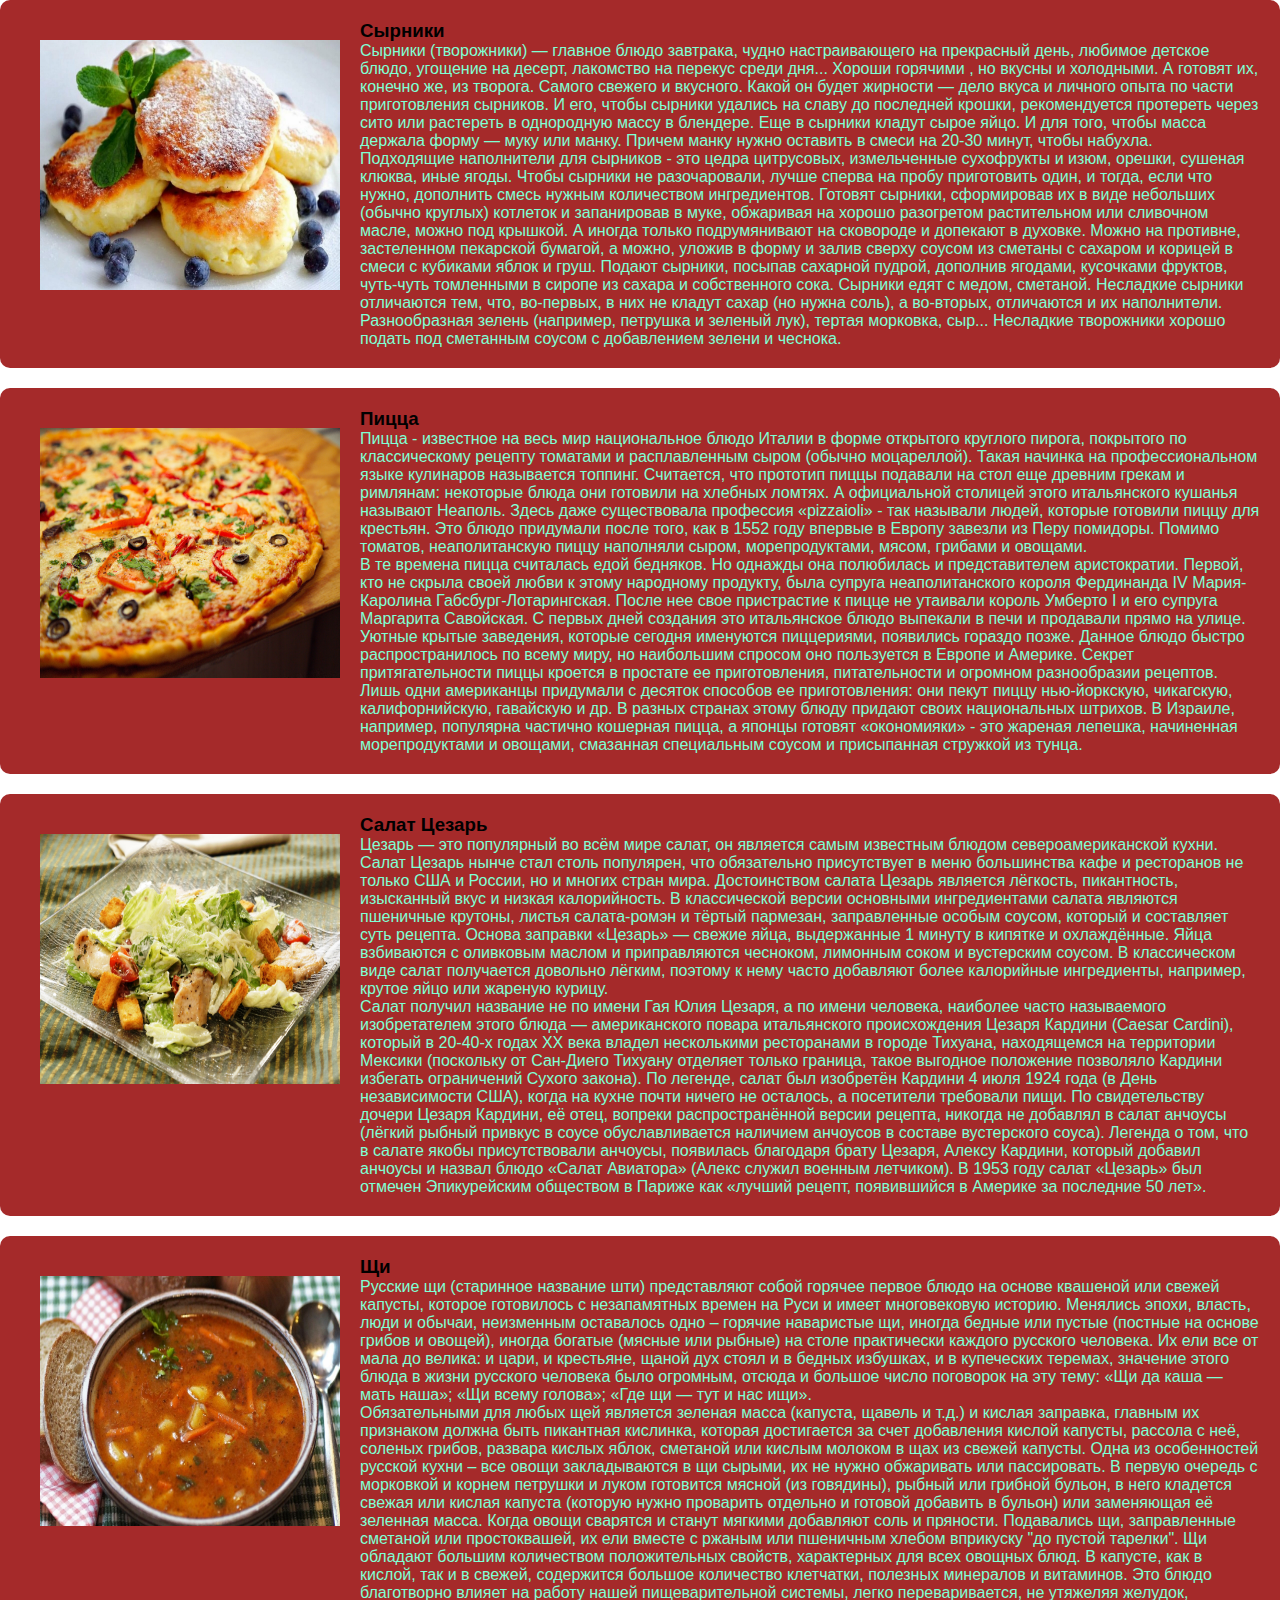
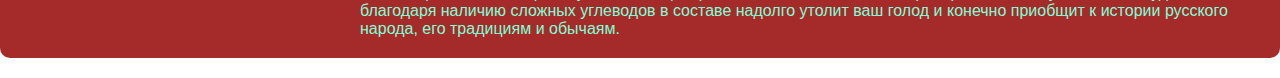
<file: menu.html>
<!DOCTYPE html>
<html lang="en">
<head>
    <meta charset="UTF-8">
    <meta http-equiv="X-UA-Compatible" content="IE=edge">
    <meta name="viewport" content="width=device-width, initial-scale=1.0">
    <title>menu</title>
    <link rel="stylesheet" href="style.css">
</head>
<body>
    <div class="post">
        <img src="./img/9.jpeg" height="250" width="300" alt="Pictirue">
        <div class="info">
            <h3>Сырники</h3>
            <h5 class="post-date">
            </h5>
            <p>
                Сырники (творожники) — главное блюдо завтрака, чудно настраивающего на прекрасный день,
                 любимое детское блюдо, угощение на десерт, лакомство на перекус среди дня... Хороши горячими
                 , но вкусны и холодными.
                А готовят их, конечно же, из творога. Самого свежего и вкусного. Какой он будет жирности — дело вкуса и личного опыта
                 по части приготовления сырников. И его, чтобы сырники удались на славу до последней крошки, рекомендуется протереть
                      через сито или растереть в однородную массу в блендере.
                            Еще в сырники кладут сырое яйцо. И для того, чтобы масса держала форму
                    — муку или манку. Причем манку нужно оставить в смеси на 20-30 минут, чтобы набухла.
            </p>
            <p>

                                Подходящие наполнители для сырников - это цедра цитрусовых, измельченные сухофрукты и изюм,
                         орешки, сушеная клюква, иные ягоды.
                Чтобы сырники не разочаровали, лучше сперва на пробу приготовить один, и тогда, если что нужно,
                                                     дополнить смесь нужным количеством ингредиентов.
                                                    Готовят сырники, сформировав их в виде небольших (обычно круглых) котлеток и запанировав в муке,
                 обжаривая на хорошо разогретом растительном или сливочном масле, можно под крышкой. А иногда только
                  подрумянивают на сковороде и допекают в духовке.
                Можно на противне, застеленном пекарской бумагой, а можно, уложив в форму и залив сверху соусом из сметаны
                 с сахаром и корицей в смеси с кубиками яблок и груш.
                     Подают сырники, посыпав сахарной пудрой, дополнив ягодами, кусочками фруктов, чуть-чуть томленными в сиропе
                 из сахара и собственного сока. Сырники едят с медом, сметаной.
                Несладкие сырники отличаются тем, что, во-первых, в них не кладут сахар (но нужна соль), а во-вторых,
                    отличаются и их наполнители. Разнообразная зелень (например, петрушка и зеленый лук), тертая морковка, сыр... Несладкие творожники хорошо подать под сметанным соусом с добавлением зелени и чеснока.
            </p>
        </div>
    </div>    
    <div class="post">
        <img src="./img/11.jpeg" height="250" width="300" alt="Pictirue">
        <div class="info">
            <h3>Пицца</h3>
            <p>
            Пицца - известное на весь мир национальное блюдо Италии в форме открытого круглого пирога, покрытого по классическому
             рецепту томатами и расплавленным сыром (обычно моцареллой). Такая начинка на профессиональном языке кулинаров называется топпинг.

            Считается, что прототип пиццы подавали на стол еще древним грекам и римлянам: некоторые блюда они готовили на хлебных ломтях. А официальной столицей
             этого итальянского кушанья называют Неаполь. Здесь даже существовала профессия «pizzaioli» - так называли людей, которые готовили пиццу для крестьян.
            Это блюдо придумали после того, как в 1552 году впервые в Европу завезли из Перу помидоры. Помимо томатов, неаполитанскую пиццу наполняли сыром,
            морепродуктами, мясом, грибами и овощами.
            </p>
            <p>

            В те времена пицца считалась едой бедняков. Но однажды она полюбилась и представителем аристократии. Первой, кто не скрыла своей любви к этому народному
            продукту, была супруга неаполитанского короля Фердинанда IV Мария-Каролина Габсбург-Лотарингская. После нее свое пристрастие к пицце не утаивали король
             Умберто I и его супруга Маргарита Савойская.

            С первых дней создания это итальянское блюдо выпекали в печи и продавали прямо на улице. Уютные крытые заведения, которые сегодня именуются пиццериями,
            появились гораздо позже.

            Данное блюдо быстро распространилось по всему миру, но наибольшим спросом оно пользуется в Европе и Америке. Секрет притягательности пиццы кроется в
            простате ее приготовления, питательности и огромном разнообразии рецептов. Лишь одни американцы придумали с десяток способов ее приготовления:
             они пекут пиццу нью-йоркскую, чикагскую, калифорнийскую, гавайскую и др. В разных странах этому блюду придают своих национальных штрихов.
            В Израиле, например, популярна частично кошерная пицца, а японцы готовят «окономияки» - это жареная лепешка, начиненная морепродуктами и овощами,
            смазанная специальным соусом и присыпанная стружкой из тунца.
            </p>
        </div>
    </div>

    <div class="post">
        <img src="./img/10.jpg" height="250" width="300" alt="Pictirue">
        <div class="info">
            <h3>Салат Цезарь</h3>
            <p>
                Цезарь — это популярный во всём мире салат, он является самым известным блюдом североамериканской кухни.
                Салат Цезарь нынче стал столь популярен, что обязательно присутствует в меню большинства кафе и ресторанов не только США и России, но и многих стран мира.
                Достоинством салата Цезарь является лёгкость, пикантность, изысканный вкус и низкая калорийность.

                В классической версии основными ингредиентами салата являются пшеничные крутоны, листья салата-ромэн и тёртый пармезан, заправленные особым соусом, который и составляет суть рецепта.

                Основа заправки «Цезарь» — свежие яйца, выдержанные 1 минуту в кипятке и охлаждённые. Яйца взбиваются с оливковым маслом и приправляются чесноком, лимонным соком и вустерским соусом.

                В классическом виде салат получается довольно лёгким, поэтому к нему часто добавляют более калорийные ингредиенты, например, крутое яйцо или жареную курицу.

            </p>
            <p>
                Салат получил название не по имени Гая Юлия Цезаря, а по имени человека, наиболее часто называемого изобретателем этого блюда — американского повара итальянского происхождения Цезаря Кардини (Caesar Cardini), который в 20-40-х годах XX века владел несколькими ресторанами в городе Тихуана, находящемся на территории Мексики (поскольку от Сан-Диего Тихуану отделяет только граница, такое выгодное положение позволяло Кардини избегать ограничений Сухого закона).

                По легенде, салат был изобретён Кардини 4 июля 1924 года (в День независимости США), когда на кухне почти ничего не осталось, а посетители требовали пищи.

                По свидетельству дочери Цезаря Кардини, её отец, вопреки распространённой версии рецепта, никогда не добавлял в салат анчоусы (лёгкий рыбный привкус в соусе обуславливается наличием анчоусов в составе вустерского соуса).

                Легенда о том, что в салате якобы присутствовали анчоусы, появилась благодаря брату Цезаря, Алексу Кардини, который добавил анчоусы и назвал блюдо «Салат Авиатора» (Алекс служил военным летчиком).

                В 1953 году салат «Цезарь» был отмечен Эпикурейским обществом в Париже как «лучший рецепт, появившийся в Америке за последние 50 лет».
            </p>
        </div>
    </div>

    <div class="post">
        <img src="./img/8.jpg" height="250" width="300" alt="Pictirue">
        <div class="info">
            <h3>Щи</h3>
            <p>
                Русские щи (старинное название шти) представляют собой горячее первое блюдо на основе квашеной или свежей капусты, которое готовилось с незапамятных времен на Руси и имеет многовековую историю. Менялись эпохи, власть, люди и обычаи, неизменным оставалось одно – горячие наваристые щи, иногда бедные или пустые (постные на основе грибов и овощей), иногда богатые (мясные или рыбные) на столе практически каждого русского человека. Их ели все от мала до велика: и цари, и крестьяне, щаной дух стоял и в бедных избушках, и в купеческих теремах, значение этого блюда в жизни русского человека было огромным, отсюда и большое число поговорок на эту тему:

                «Щи да каша — мать наша»;
                «Щи всему голова»;
                «Где щи — тут и нас ищи».

            </p>
            <p>
                Обязательными для любых щей является зеленая масса (капуста, щавель и т.д.) и кислая заправка, главным их признаком должна быть пикантная кислинка, которая достигается за счет добавления кислой капусты, рассола с неё, соленых грибов, развара кислых яблок, сметаной или кислым молоком в щах из свежей капусты. Одна из особенностей русской кухни – все овощи закладываются в щи сырыми, их не нужно обжаривать или пассировать.

                В первую очередь с морковкой и корнем петрушки и луком готовится мясной (из говядины), рыбный или грибной бульон, в него кладется свежая или кислая капуста (которую нужно проварить отдельно и готовой добавить в бульон) или заменяющая её зеленная масса. Когда овощи сварятся и станут мягкими добавляют соль и пряности.
                Подавались щи, заправленные сметаной или простоквашей, их ели вместе с ржаным или пшеничным хлебом вприкуску "до пустой тарелки".

                Щи обладают большим количеством положительных свойств, характерных для всех овощных блюд. В капусте, как в кислой, так и в свежей, содержится большое количество клетчатки, полезных минералов и витаминов. Это блюдо благотворно влияет на работу нашей пищеварительной системы, легко переваривается, не утяжеляя желудок, благодаря наличию сложных углеводов в составе надолго утолит ваш голод и конечно приобщит к истории русского народа, его традициям и обычаям.
            </p>
        </div>
    </div>
                            


    
</body>
</html>
</file>
<file: style.css>
*{
    margin: 0;
    padding: 0;
    font-family: "Montserrat",sans-serif;
}

header {
    background-color: #e294ff;
}

.headerPosition{
    display: inline-flex;
    flex-direction: row;
    align-items: center;
    width: 100%;
}


/*Показать детям*/
.blogName{
    flex: 50%;
    color: white;
    justify-content: center;
}

.logo{
    flex: 33%;
    text-align: center;
}

footer {
    background-color: #b615f1;
}

.container{
    padding: 30px 25px;
}

.footerColumns{
    display: flex;
}

.footerColumn{
    flex: 50%;
    margin: 10px;
}

.footerColumn h3, p, a{
    color: white;
}

small{
    color: white;
}

main{
    padding: 10px;
    background-color: silver;
}

.post{
    background-color: brown;
    padding: 20px;
    border-radius: 10px;
    margin-bottom: 20px;
    display: flex;
}

.post p{
    color: aquamarine;
}

.post img{
    margin: 20px;
}







#menu1{
    position: relative;
    display: block;
    width: 100%;
    height: auto;
    z-index: 10;
}

#menu ul{
    position: relative;
    display: block;
    margin: 0px;
    padding: 0px;
    width: 100%;
    height: auto;
    list-style: none;
}

#menu1 > ul::after{
    display: block;
    width: 100%;
    height: 0px;
    clear: both;
    content: " ";
}

#menu1 ul li{
    position: relative;
    display: block;
    float: left;
    width: auto;
    height: auto;
}

/*Элементы основного списка навигационного меню*/
#menu1 ul li a{
    display: block;
    padding: 9px 25px 0px 25px;
    font-size: 14px;
    line-height: 1.3em;
    text-decoration: none;
    font-weight: bold;
    text-transform: uppercase;
    height: 36px;
}

/*Стили для выпадающего списка навигационного меню*/
#menu1 ul li ul{
    position: absolute;
    top: 36px;
    left: 0px;
    display: none;
    width: 200px;
    background-color: red;    
}

#menu1 ul li:hover ul{
    display: block;
}

#menu1 ul li:hover{
    background-color: red;
}

#menu1 ul li ul li{
    float: none;
    width: 100%;
}

/*Вторая пара*/
#menu1 ul li ul li a{
    display: block;
    text-transform: none;
    height: auto;
    padding: 7px 25px;
    width: 100%;
    box-sizing: border-box;
    border-top: 1px solid #fff;
    color: white;
}

#menu1 ul li ul li:first-child a{
    border-top: 0px;
}


.carousele{
    margin: 10px;
}

.carousele div img{
    width: 30%;
}
</file>
